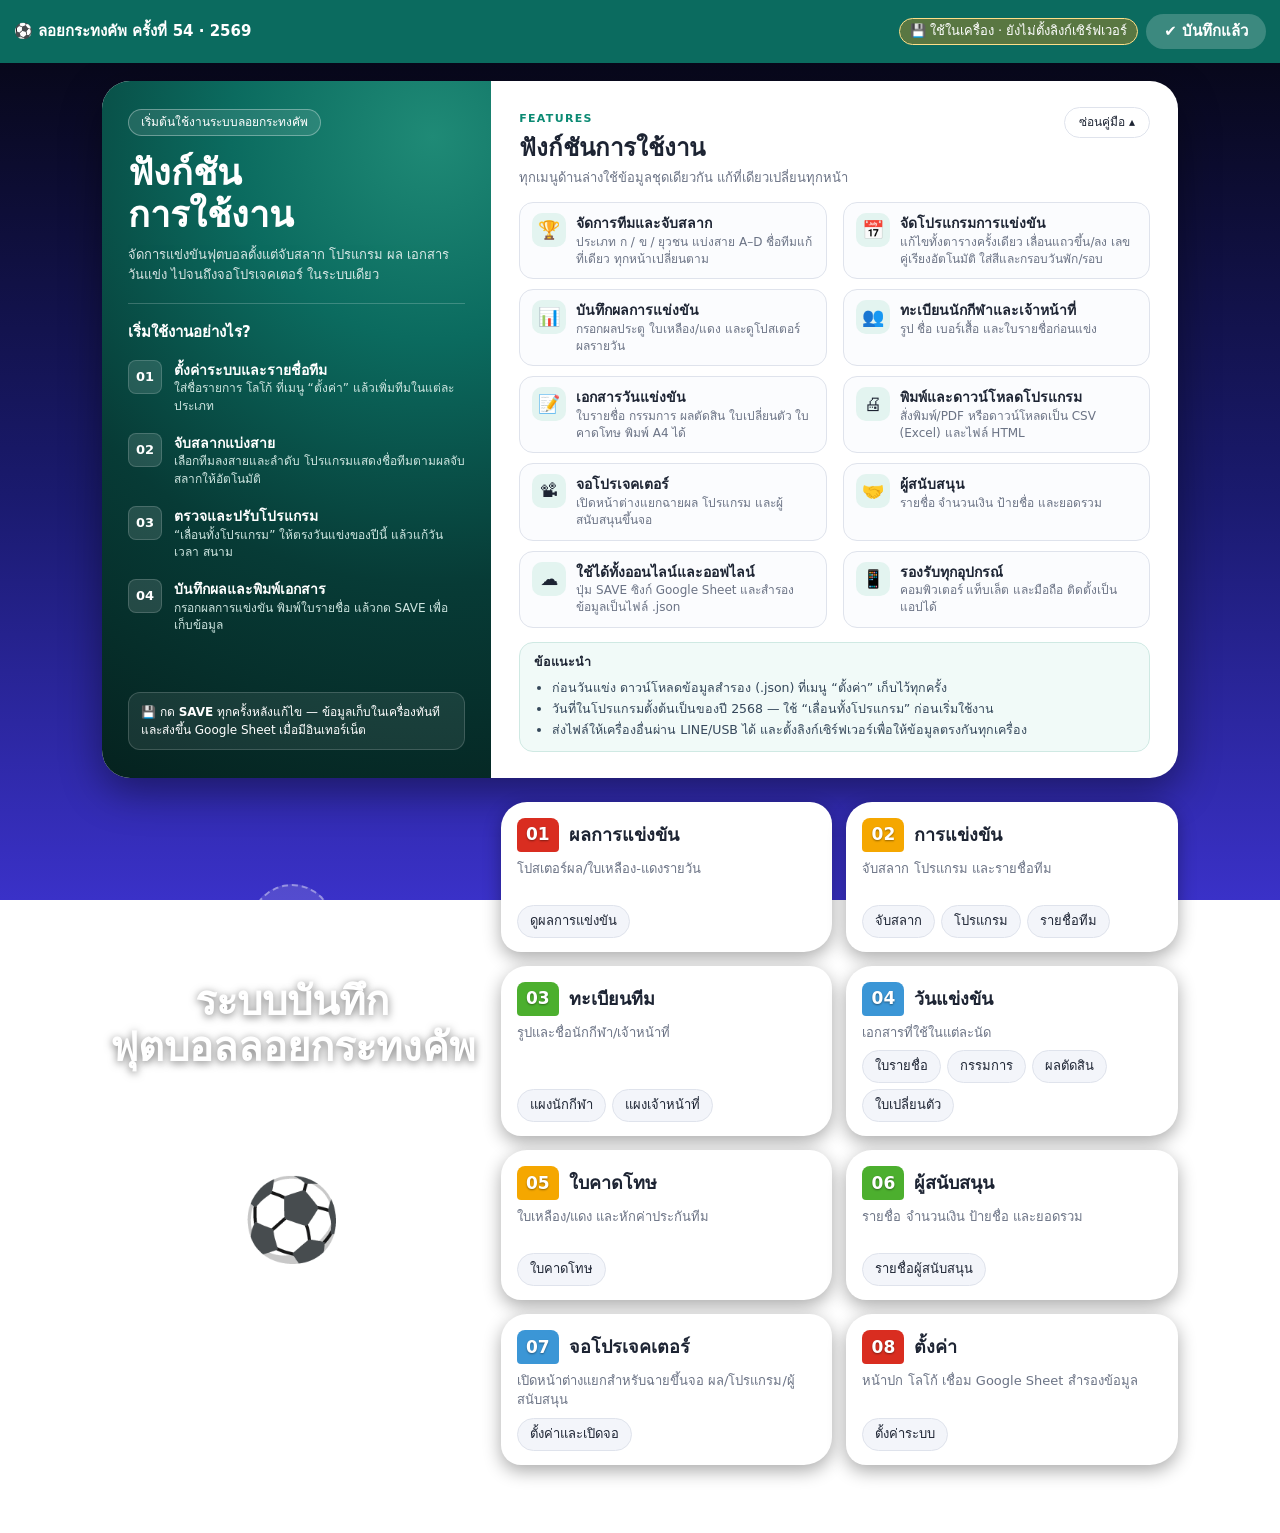
<file: web/index.html>
<!doctype html>
<html lang="th">
<head>
<meta charset="utf-8">
<meta name="viewport" content="width=device-width,initial-scale=1">
<title>ลอยกระทงคัพ 54</title>
<meta name="theme-color" content="#0b6b5f">
<link rel="manifest" href="manifest.webmanifest">
<link rel="icon" href="assets/icons/icon-192.png">
<link rel="apple-touch-icon" href="assets/icons/icon-192.png">
<link rel="stylesheet" href="css/app.css">
<link rel="stylesheet" href="css/savebar.css">
</head>
<body>
<header>
  <b id="hd">⚽ ลอยกระทงคัพ ครั้งที่ 54 · 2569</b>
  <span class="hr">
    <span id="st"></span>
    <button id="saveBtn" type="button" title="บันทึก (Ctrl+S)">💾 SAVE</button>
  </span>
</header>
<nav id="nav"></nav>
<main id="app"></main>
<div id="pr"></div>
<div id="toast" role="status" aria-live="polite"></div>

<!-- 1) ตั้งค่า + ข้อมูลตั้งต้น -->
<script src="config.js"></script>
<script src="js/data/current-data.js"></script>
<!-- 2) แกนระบบ (state / ฟอร์ม / การแก้ไขข้อมูล) -->
<script src="js/core/state.js"></script>
<script src="js/data/doc-forms.js"></script>
<script src="js/core/mutations.js"></script>
<!-- 3) หน้าจอ -->
<script src="js/views/menu-teams-draw.js"></script>
<script src="js/views/program.js"></script>
<script src="js/views/registry-lineup.js"></script>
<script src="js/views/disciplinary-docs.js"></script>
<script src="js/core/print.js"></script>
<script src="js/core/images-cover.js"></script>
<script src="js/views/projector.js"></script>
<script src="js/views/results-home.js"></script>
<script src="js/views/settings.js"></script>
<script src="js/core/shift-dates.js"></script>
<script src="js/core/router.js"></script>   <!-- ต้องอยู่หลังไฟล์ views ทั้งหมด (อ้างอิงฟังก์ชันหน้าจอ) -->
<!-- 4) บันทึก / ซิงก์ / ออฟไลน์ -->
<script src="js/core/sync.js"></script>
<script src="js/core/savebar.js"></script>
<script src="js/core/events.js"></script>
<script src="js/core/pwa.js"></script>
<!-- 5) เริ่มระบบ -->
<script src="js/core/boot.js"></script>
</body>
</html>
</file>
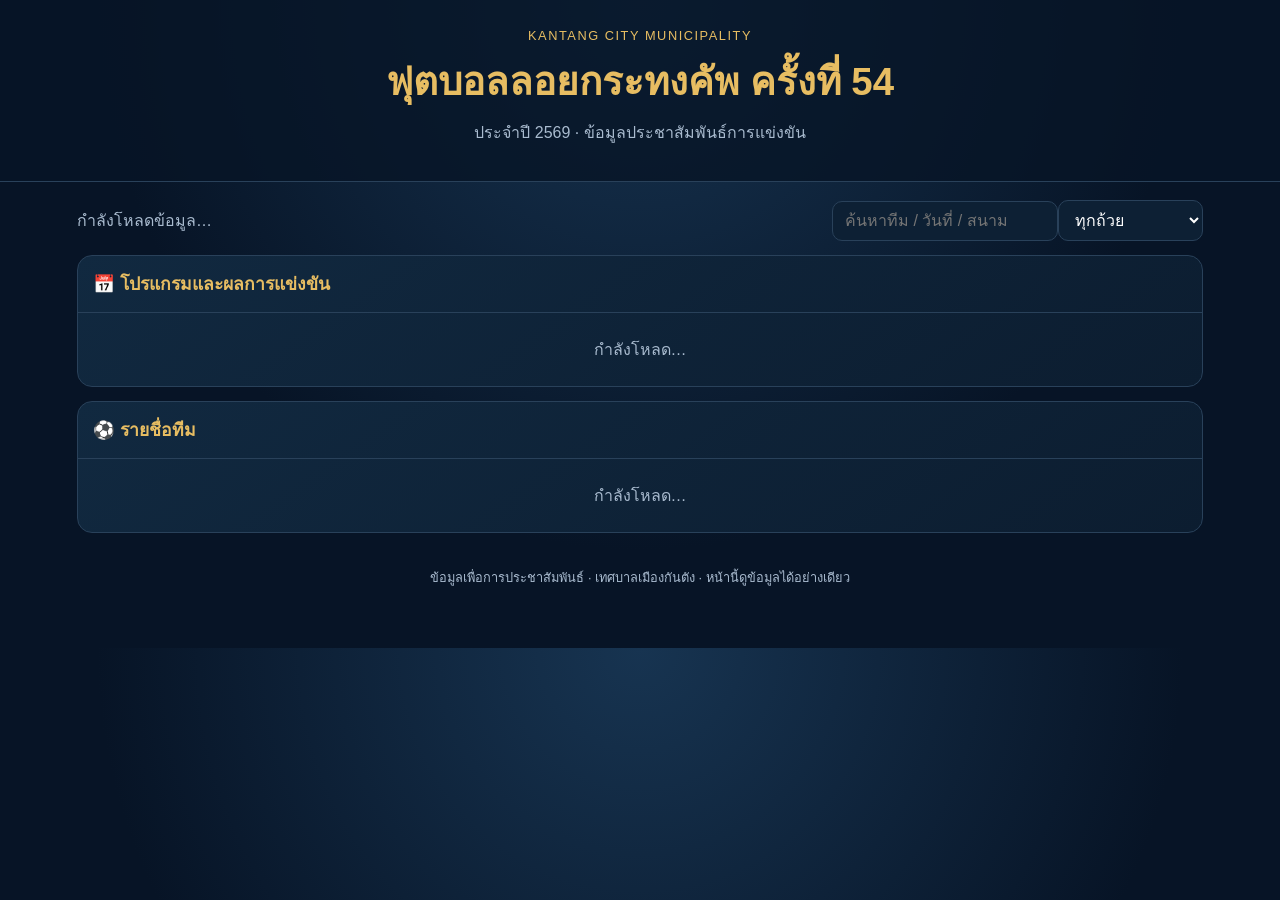
<file: Public.html>
<!doctype html>
<html lang="th">
<head>
<meta charset="utf-8">
<meta name="viewport" content="width=device-width,initial-scale=1">
<style>
:root{color-scheme:dark;--bg:#071426;--panel:#10243b;--gold:#e7bd62;--line:#29415a;--muted:#a9bbcf}
*{box-sizing:border-box}body{margin:0;background:radial-gradient(ellipse at top,#173451,var(--bg) 60%);color:#f7f9fc;font-family:Tahoma,"Noto Sans Thai",sans-serif}
header{padding:28px 14px;text-align:center;border-bottom:1px solid var(--line);background:#071426cc}.eyebrow{color:var(--gold);letter-spacing:.12em;font-size:.8rem}h1{margin:8px 0;color:var(--gold);font-size:clamp(1.4rem,4vw,2.4rem)}header p{color:var(--muted);margin:8px 0}
main{max-width:1150px;margin:auto;padding:18px 12px 40px}.bar{display:flex;gap:10px;flex-wrap:wrap;align-items:center;justify-content:space-between;margin-bottom:14px}
input,select{font:inherit;color:#fff;background:#0d2034;border:1px solid var(--line);padding:10px 12px;border-radius:10px;min-width:145px}
.card{background:linear-gradient(145deg,#112940,#0c1d30);border:1px solid var(--line);border-radius:15px;overflow:hidden;margin:14px 0}.card h2{font-size:1.1rem;margin:0;padding:14px 15px;color:var(--gold);border-bottom:1px solid var(--line)}
.tablewrap{overflow:auto}table{width:100%;border-collapse:collapse;min-width:680px}th,td{padding:10px 11px;text-align:left;border-bottom:1px solid #233a51;vertical-align:top}th{font-size:.88rem;color:var(--gold);background:#0a1a2a}td{font-size:.92rem}tr:last-child td{border-bottom:0}.score{font-weight:700;color:var(--gold);white-space:nowrap}.pill{display:inline-block;border:1px solid #3c536a;border-radius:20px;padding:3px 9px;font-size:.8rem}.muted,.status{color:var(--muted)}.empty{padding:24px;text-align:center;color:var(--muted)}footer{text-align:center;color:var(--muted);font-size:.8rem;padding:20px}
@media(max-width:600px){header{padding:22px 10px}main{padding:10px 7px}th,td{padding:8px;font-size:.84rem}}
</style>
</head>
<body>
<header><div class="eyebrow">KANTANG CITY MUNICIPALITY</div><h1>ฟุตบอลลอยกระทงคัพ ครั้งที่ 54</h1><p>ประจำปี 2569 · ข้อมูลประชาสัมพันธ์การแข่งขัน</p></header>
<main>
<div class="bar"><div id="status" class="status">กำลังโหลดข้อมูล…</div><div><input id="q" type="search" placeholder="ค้นหาทีม / วันที่ / สนาม" aria-label="ค้นหาข้อมูล"><select id="cup"><option value="">ทุกถ้วย</option><option value="ก">ถ้วย ก</option><option value="ข">ถ้วย ข</option><option value="ย">เยาวชน</option></select></div></div>
<section class="card"><h2>📅 โปรแกรมและผลการแข่งขัน</h2><div id="matches" class="empty">กำลังโหลด…</div></section>
<section class="card"><h2>⚽ รายชื่อทีม</h2><div id="teams" class="empty">กำลังโหลด…</div></section>
<footer>ข้อมูลเพื่อการประชาสัมพันธ์ · เทศบาลเมืองกันตัง · หน้านี้ดูข้อมูลได้อย่างเดียว</footer>
</main>
<script>
const $=id=>document.getElementById(id);let DATA={matches:[],teams:[]};
const esc=v=>String(v==null?'':v).replace(/[&<>"']/g,c=>({'&':'&amp;','<':'&lt;','>':'&gt;','"':'&quot;',"'":'&#39;'}[c]));
function render(){
 const q=$('q').value.trim().toLocaleLowerCase('th'),cup=$('cup').value;
 const ms=DATA.matches.filter(m=>(!cup||String(m.cup).includes(cup))&&[m.no,m.date,m.time,m.cup,m.home,m.away,m.field,m.note].join(' ').toLocaleLowerCase('th').includes(q));
 $('matches').innerHTML=ms.length?'<div class="tablewrap"><table><thead><tr><th>คู่</th><th>วันที่</th><th>เวลา</th><th>ถ้วย / รอบ</th><th>ทีมเหย้า</th><th>ผล</th><th>ทีมเยือน</th><th>สนาม</th></tr></thead><tbody>'+ms.map(m=>m.note?'<tr><td colspan="8">'+esc(m.date)+' '+esc(m.note)+' '+esc(m.detail||'')+'</td></tr>':'<tr><td>'+esc(m.no)+'</td><td>'+esc(m.date)+'</td><td>'+esc(m.time)+'</td><td><span class="pill">'+esc(m.cup)+'</span></td><td>'+esc(m.home)+'</td><td class="score">'+esc(m.score||'ยังไม่ลงผล')+'</td><td>'+esc(m.away)+'</td><td>'+esc(m.field)+'</td></tr>').join('')+'</tbody></table></div>':'<div class="empty">ยังไม่มีข้อมูลการแข่งขันที่ตรงกับคำค้น</div>';
 const ts=DATA.teams.filter(t=>(!cup||t.cup===cup)&&[t.no,t.cup,t.name].join(' ').toLocaleLowerCase('th').includes(q));
 $('teams').innerHTML=ts.length?'<div class="tablewrap"><table><thead><tr><th>#</th><th>ประเภท</th><th>ชื่อทีม</th></tr></thead><tbody>'+ts.map(t=>'<tr><td>'+esc(t.no)+'</td><td>'+esc(t.cup==='ย'?'เยาวชน':('ถ้วย '+t.cup))+'</td><td>'+esc(t.name)+'</td></tr>').join('')+'</tbody></table></div>':'<div class="empty">ยังไม่มีรายชื่อทีม</div>';
}
function load(){google.script.run.withSuccessHandler(d=>{DATA=d||{matches:[],teams:[]};render();$('status').textContent='อัปเดตล่าสุด: '+(DATA.updatedAt?new Date(DATA.updatedAt).toLocaleString('th-TH'):'ยังไม่มีข้อมูลในเซิร์ฟเวอร์')+' · ดูอย่างเดียว';}).withFailureHandler(e=>{$('status').textContent='โหลดข้อมูลไม่สำเร็จ: '+(e&&e.message||e);}).getPublicData();}
$('q').addEventListener('input',render);$('cup').addEventListener('change',render);load();
</script>
</body>
</html>
</file>
<file: web/css/app.css>
:root{--bg:#f6f7fb;--c:#fff;--t:#1d2433;--m:#6b7385;--p:#0b6b5f;--l:#dfe3ec;--r:#d92d20}
*{box-sizing:border-box}body{margin:0;font:15px/1.45 Sarabun,"Noto Sans Thai",system-ui,sans-serif;background:var(--bg);color:var(--t)}
header{display:flex;justify-content:space-between;gap:8px;flex-wrap:wrap;align-items:center;padding:10px 14px;background:var(--p);color:#fff;position:sticky;top:0;z-index:5}
#st{font-size:13px;background:#0003;padding:3px 10px;border-radius:99px}
nav{display:flex;gap:6px;padding:8px 12px;overflow-x:auto}nav button,.chips button{border:1px solid var(--l);background:var(--c);padding:7px 14px;border-radius:99px;font:inherit;white-space:nowrap}
button.on{background:var(--p);color:#fff;border-color:var(--p)}
main{padding:0 12px 40px;max-width:1100px;margin:auto}
section{background:var(--c);border:1px solid var(--l);border-radius:12px;padding:12px;margin:10px 0}
h3{margin:0 0 8px}small{color:var(--m);font-weight:400}
.gs{display:grid;grid-template-columns:repeat(auto-fit,minmax(210px,1fr));gap:10px}.g{display:flex;flex-direction:column;gap:6px}
select,input{font:inherit;padding:6px 8px;border:1px solid var(--l);border-radius:8px;background:#fff;color:var(--t);width:100%;min-width:0}
select.dup{border-color:var(--r);background:#fee4e2}
.z{float:right;font-size:12px;color:var(--m)}.z input{width:48px;padding:2px 4px}
.cols{display:grid;grid-template-columns:repeat(auto-fit,minmax(240px,1fr));gap:10px}.cols label{display:flex;gap:6px;align-items:center;margin:4px 0}
.hint{color:var(--m);font-size:13px}.warn{background:#fffaeb;border:1px solid #fedf89;border-radius:10px;padding:8px 12px;margin:8px 0;font-size:13px}
.tw{overflow-x:auto}table{border-collapse:collapse;width:100%;min-width:880px;background:var(--c)}
td,th{border-bottom:1px solid var(--l);padding:4px;text-align:left;vertical-align:middle}th{font-size:12px;color:var(--m)}
td input.s{width:84px}td input[type=date]{width:140px}.sc{white-space:nowrap;width:112px}.sc input{width:44px;text-align:center}
tr.off{opacity:.45}tr.note td{background:#eef4ff}i.ph{color:var(--m)}i.off{color:var(--r)}
.chips,.btns{display:flex;gap:6px;flex-wrap:wrap;margin:8px 0;align-items:center}.chips input{width:150px}.btns button{padding:8px 14px;border-radius:8px;border:1px solid var(--p);background:#fff;color:var(--p);font:inherit}
th{background:#95B3D7;color:#000}.cp{display:inline-block;min-width:34px;text-align:center;font-weight:700;padding:2px 6px;border-radius:4px}.ac{white-space:nowrap}.ac button,.ed button{border:1px solid var(--l);background:#fff;border-radius:6px;padding:3px 8px;font:inherit;cursor:pointer}tr.ed td{background:#eaf3ff}tr.ed select{width:auto;padding:4px}.nb{display:inline-flex;min-width:26px;height:26px;border-radius:13px;align-items:center;justify-content:center;font-weight:700;font-size:13px;margin-right:6px;flex:none;color:#000}.sl,.tr,.pn,.lr{display:flex;align-items:center;gap:4px;margin:3px 0}.sl select,.pn input{flex:1}.tr>span:first-of-type,.lr span{flex:1}.lr select{width:64px}nav{flex-wrap:wrap}.gl{font-size:12px;color:var(--m);margin:0 2px 0 8px;align-self:center}.fg{display:grid;grid-template-columns:repeat(auto-fit,minmax(200px,1fr));gap:8px}.fg label,.gs>label{font-size:13px;color:var(--m)}textarea{width:100%;min-height:60px;font:inherit;border:1px solid var(--l);border-radius:8px;padding:6px}.tr button{border:1px solid var(--l);background:#fff;border-radius:6px;padding:2px 6px}#pr{display:none;background:#fff;color:#000;font-size:12px;-webkit-print-color-adjust:exact;print-color-adjust:exact}body.printing>*:not(#pr){display:none!important}body.printing #pr{display:block}@media print{body>*:not(#pr){display:none!important}#pr{display:block}}.pth{text-align:center;margin-bottom:6px}.pgrid{display:grid;gap:10px}.phd{font-weight:700;padding:3px 6px;border:1px solid #000}.pt{border-collapse:collapse;width:100%;min-width:0}.pt td,.pt th{border:1px solid #000;padding:1px 4px;font-size:11.5px;height:5.6mm;text-align:left}.pt th{background:#fff;color:#000}.pt td:nth-child(n+3),.pt th:nth-child(n+3),.pt td:first-child,.pt th:first-child{width:9mm;text-align:center}.ps{font-size:11px;margin-top:4px}.th{display:inline-flex;width:38px;height:48px;border:1px dashed #999;border-radius:6px;align-items:center;justify-content:center;overflow:hidden;background:#fff;cursor:pointer;flex:none}.th img{width:100%;height:100%;object-fit:cover}.sf{display:flex;align-items:flex-end;gap:6px}.sf label{flex:1}.sf .th{width:56px;height:70px}.ac button{padding:1px 5px}.lr .jn{width:60px;flex:none}.tg{border:1px solid #F97316;background:#fff;color:#F97316;border-radius:6px;padding:2px 8px;font:inherit;font-size:12px}.tg.on{background:#F97316;color:#fff}.pt th{font-size:10px}.lgw{position:relative;display:block;flex:none;width:30px;height:30px}.lgt{display:flex;width:30px;height:30px;border:1px dashed #999;border-radius:6px;align-items:center;justify-content:center;overflow:hidden;background:#fff;cursor:pointer;font-size:14px}.lgt img{width:100%;height:100%;object-fit:contain}.lgx{position:absolute;top:-6px;right:-6px;width:15px;height:15px;border:0;border-radius:50%;background:#d92d20;color:#fff;font-size:9px;line-height:15px;padding:0;cursor:pointer}.lgw.big,.lgw.big .lgt{width:64px;height:64px}.hl{height:30px;width:30px;object-fit:contain;vertical-align:middle;margin-right:8px;border-radius:6px;background:#fff}.cvg{display:flex;gap:10px;flex-wrap:wrap;align-items:flex-end}.cvg label{font-size:13px;color:var(--m)}.mc{background:#fff;border:1px solid var(--l);border-radius:12px;padding:8px 10px}.mh{display:flex;justify-content:space-between;align-items:center;font-size:12px;color:var(--m);margin-bottom:6px;gap:6px}.mt{display:grid;grid-template-columns:1fr auto 1fr;gap:8px;align-items:center}.mt .tm{display:flex;align-items:center;gap:6px;min-width:0;font-weight:500}.mt .tm:last-child{justify-content:flex-end;text-align:right}.mt .tm img{width:26px;height:26px;object-fit:contain;flex:none;border-radius:4px}.mt .tm.w{font-weight:800}.ms{display:flex;align-items:center;gap:4px;font-size:20px;font-weight:700}.ms input{width:46px;text-align:center;font-size:18px;font-weight:700;padding:3px}.ms.vs{color:var(--m);font-size:14px}.mv{font-size:12px;color:var(--m);margin-top:6px;display:flex;justify-content:space-between;gap:6px;flex-wrap:wrap}.bdg{display:inline-block;padding:1px 8px;border-radius:99px;font-size:11px;border:1px solid}.dh{display:flex;align-items:baseline;gap:8px;flex-wrap:wrap}.stt{display:flex;gap:10px;flex-wrap:wrap;margin:8px 0}.stt div{background:#fff;border:1px solid var(--l);border-radius:10px;padding:6px 14px;font-size:13px;color:var(--m)}.stt b{display:block;font-size:20px;color:var(--t)}.rb{background:#eef0f4;border-radius:10px;padding:6px 12px;font-weight:600;font-size:13px;margin-top:8px}.ps{--pf:14px;font-size:var(--pf);width:100%;max-width:560px;margin:14px auto;border-radius:18px;overflow:hidden;background:linear-gradient(180deg,#fff3d6,#f4dca4);position:relative;padding:1em 1em 1.2em;box-shadow:0 6px 24px #0003;color:#2b2d5a;text-align:center}
.ps.pp{max-width:none;width:100%;--pf:18.3px;margin:0;border-radius:0;box-shadow:none}
.pg{width:194mm;height:281mm;overflow:hidden;page-break-after:always;break-after:page;background:linear-gradient(180deg,#fff3d6,#f4dca4)}.pg:last-child{page-break-after:auto;break-after:auto}
.ps-h{display:grid;grid-template-columns:5.4em 1fr 5.4em;align-items:start;gap:.4em}
.ps-org{font-size:.78em;font-weight:700;color:#3b4a7a;line-height:1.1;margin-bottom:.15em}
.ps-lg{width:5em;height:5em;object-fit:contain;border-radius:50%;background:#fff;display:block;margin:0 auto}.ps-lg.e{background:#ffffff66;border:.1em dashed #0003}
.ps-t{font-size:2.1em;font-weight:800;line-height:1.1;color:#2f8fe0;text-shadow:-.05em -.05em 0 #fff,.05em -.05em 0 #fff,-.05em .05em 0 #fff,.05em .05em 0 #fff,0 .1em .14em #0004}
.ps-v{font-size:1.05em;font-weight:700;color:#2b2d5a;text-shadow:-.04em -.04em 0 #fff,.04em -.04em 0 #fff,-.04em .04em 0 #fff,.04em .04em 0 #fff;margin-top:.1em}
.ps-d{font-size:1.45em;font-weight:800;color:#5b21b6;text-shadow:-.04em -.04em 0 #fff,.04em -.04em 0 #fff,-.04em .04em 0 #fff,.04em .04em 0 #fff;margin-top:.1em}
.ps-c{margin-top:.9em;border-radius:1.1em;padding:.5em .6em .9em;position:relative;overflow:hidden;text-align:center;--c1:#C7D2FE;--c2:#6366F1;--c3:#E0E7FF;background:radial-gradient(circle at 94% 6%,var(--c3) 0 13%,transparent 14%),radial-gradient(circle at 5% 97%,var(--c3) 0 11%,transparent 12%),repeating-linear-gradient(135deg,rgba(255,255,255,.26) 0 .7em,transparent .7em 1.7em),linear-gradient(160deg,var(--c1),var(--c2));box-shadow:inset 0 0 0 .12em #fff8}
.ps-c::after{content:'⚽';position:absolute;right:.3em;bottom:-.2em;font-size:5em;opacity:.13;pointer-events:none}
.ps-c.k-ก{--c1:#FFE27A;--c2:#F2A900;--c3:#FFF4C2}.ps-c.k-ข{--c1:#8BE8AB;--c2:#1E9E57;--c3:#DDF9E8}.ps-c.k-ย{--c1:#FFB9EA;--c2:#D63A9B;--c3:#FFE5F7}
.ps-ct{font-size:1.9em;font-weight:800;line-height:1.1;margin:.05em 0 .3em;color:#FFE58A;text-shadow:.04em .04em 0 #B7791F,.08em .08em 0 #8a5a0a,0 .14em .2em #0007,-.03em -.03em 0 #fff8}
.ps-m{margin-top:.5em;position:relative;z-index:1}.ps-cap{font-size:.72em;color:#fff;font-weight:700;text-shadow:0 .05em .12em #0007;text-align:left;margin:0 0 .15em .4em}
.ps-b{display:grid;grid-template-columns:1fr 2.3em 1fr;align-items:center;background:#ffffffdd;border-radius:.7em;padding:.35em .4em;gap:.35em}.ps-tm{display:flex;flex-direction:column;align-items:center;justify-content:flex-start;gap:.2em;text-align:center;min-width:0}
.ps-n{text-align:center;font-weight:800;font-size:1.12em;line-height:1.15;word-break:break-word;color:#1f2547}.ps-n i{font-weight:500;opacity:.6}
.ps-vs{width:2.2em;height:2.2em;border-radius:50%;background:#111;color:#fff;font-weight:900;display:grid;place-items:center;font-size:.85em}
.ps-tl{width:3.6em;height:3.6em;border-radius:50%;background:#fff;display:grid;place-items:center;overflow:hidden;border:.06em solid #0002;opacity:1}.ps-tl img{width:100%;height:100%;object-fit:contain}.ps-tl.e{opacity:.5;font-size:1.2em}
.ps-s{display:grid;grid-template-columns:1fr auto 1fr;align-items:start;margin-top:.25em;gap:.3em}
.ps-sc,.ps-pn,.ps-cn{color:#3b4a7a;-webkit-text-stroke:.16em #fff;paint-order:stroke fill;font-weight:900;white-space:nowrap}.ps-sc{font-size:3.3em;line-height:1.05}.ps-sc.nr{font-size:1.7em;opacity:.55;padding-top:.3em}.ps-pn{font-size:1.7em;line-height:1;margin-top:-.1em}
.ps-cd{display:flex;gap:.35em;align-items:flex-start;padding-top:.2em}.ps-cd.l{justify-content:flex-end}.ps-cd.r{justify-content:flex-start}
.ps-cb{display:flex;flex-direction:column;align-items:center;min-width:2.4em}.ps-sq{width:2.3em;height:2.3em;box-shadow:0 .08em .15em #0004}.ps-sq.y{background:#FFF200}.ps-sq.r{background:#FF2D20}.ps-cn{font-size:1.7em;line-height:1.05}
.ps-e{display:grid;grid-template-columns:repeat(4,1fr);gap:.3em;background:#ffffffee;border-radius:.6em;padding:.4em;margin-top:.35em;font-size:.82em;text-align:left}.ps-e label{display:flex;flex-direction:column;font-size:.85em;color:#555}.ps-e input{width:100%;padding:.25em .3em;font-size:1.1em}
body.mn{background:linear-gradient(180deg,#05050f 0%,#1a1a6e 55%,#3a31c8 100%) fixed;min-height:100vh}body.mn nav{display:none}body.mn main{max-width:1100px}
.mn-w{display:grid;grid-template-columns:minmax(220px,.9fr) 1.6fr;gap:18px;align-items:center;padding:18px 0 28px;color:#fff}
.mn-l{text-align:center}.mn-org{width:84px;height:84px;object-fit:contain;border-radius:50%;background:#fff;display:block;margin:0 auto 10px}.mn-org.e{display:grid;place-items:center;font-size:34px;border:2px dashed #fff6;background:#ffffff22}
.mn-t{font-size:clamp(26px,5vw,40px);font-weight:800;line-height:1.15;margin:6px 0 16px;text-shadow:0 2px 8px #0008}
.mn-big{width:min(280px,70%);aspect-ratio:1;object-fit:contain;display:block;margin:0 auto;border-radius:50%;background:#ffffff14}.mn-big.e{display:grid;place-items:center;font-size:80px;border:2px dashed #fff5}
.mn-s{font-size:13px;opacity:.75;margin-top:10px}.mn-s a{color:#fff;text-decoration:underline;cursor:pointer}
.mn-g{display:grid;grid-template-columns:repeat(2,1fr);gap:14px}
.mn-c{background:#fff;color:var(--t);border-radius:26px 22px 28px 20px;padding:16px 16px 14px;min-height:150px;display:flex;flex-direction:column;gap:8px;box-shadow:0 6px 18px #0005;cursor:pointer;transition:transform .12s,box-shadow .12s;text-align:left;border:0;font:inherit;position:relative}
.mn-c:hover,.mn-c:focus-visible{transform:translateY(-3px);box-shadow:0 10px 24px #0007;outline:3px solid #ffd54a}
.mn-h{display:flex;align-items:center;gap:10px}.mn-n{min-width:42px;height:34px;border-radius:8px 8px 4px 4px;color:#fff;font-weight:800;font-size:17px;display:grid;place-items:center;text-shadow:0 1px 2px #0006;flex:none}
.mn-n.a{background:#D92D20}.mn-n.b{background:#F5A700}.mn-n.c{background:#4CAF2E}.mn-n.d{background:#3B96D6}
.mn-ti{font-weight:800;font-size:18px;line-height:1.2}.mn-d{font-size:13px;color:var(--m)}
.mn-o{display:flex;gap:6px;flex-wrap:wrap;margin-top:auto}.mn-o button{border:1px solid var(--l);background:#f3f5fa;border-radius:99px;padding:6px 12px;font:inherit;font-size:13px;cursor:pointer;color:var(--t)}.mn-o button:hover{background:var(--p);color:#fff;border-color:var(--p)}
@media(min-width:761px){.mn-c:last-child:nth-child(odd){grid-column:1/-1}}
@media(max-width:760px){.mn-w{grid-template-columns:1fr}.mn-big{width:150px}.mn-g{grid-template-columns:1fr}.mn-c{min-height:0}}
@media print{body.mn{background:#fff}}
@media screen{.tw tr.sn td{border-bottom:1px dotted #d3d9e6}.tw tr.de td{border-bottom:2px solid #8fa8cf}}
tr.gap td{padding:0;border:0;background:transparent;height:14px;text-align:center;line-height:14px}tr.gap .gp{font-size:11px;opacity:.35;transition:opacity .12s}tr.gap:hover .gp,tr.gap:focus-within .gp{opacity:1}tr.gap button{font-size:11px;padding:1px 8px;margin:0 3px;border-radius:99px}@media(hover:none){tr.gap .gp{opacity:.8}}@media print{tr.gap{display:none}}

body.scr{background:linear-gradient(180deg,#05050f 0%,#1a1a6e 55%,#3a31c8 100%) fixed;color:#fff;overflow:hidden;height:100vh}body.scr header,body.scr nav{display:none}body.scr main{max-width:none;padding:0;height:100vh}
.sc-root{font-size:min(1.9vw,3.3vh);height:100vh;display:flex;flex-direction:column;padding:2.2vh 2.4vw 1.6vh;animation:scf .5s ease}@keyframes scf{from{opacity:0}to{opacity:1}}
.sc-h{display:flex;align-items:center;gap:1em;margin-bottom:.8em}.sc-h img,.sc-h .e{width:3.4em;height:3.4em;object-fit:contain;border-radius:50%;background:#fff;flex:none}.sc-h .e{background:#ffffff22;border:.08em dashed #fff6}
.sc-ht{flex:1;min-width:0}.sc-ht b{display:block;font-size:1.7em;line-height:1.15;text-shadow:0 .08em .3em #0008}.sc-ht span{opacity:.85;font-size:1em}
.sc-g{flex:1;min-height:0;display:grid;grid-template-columns:1fr 1fr;grid-auto-rows:1fr;gap:.8em}
.sc-c{background:#fff;color:#1d2433;border-radius:1.4em 1.1em 1.5em 1em;padding:.7em .9em;display:flex;flex-direction:column;justify-content:space-between;min-height:0;box-shadow:0 .3em 1em #0006}
.sc-c.w{grid-column:1/-1;background:#d9d9d9;align-items:center;justify-content:center;font-size:1.3em;font-weight:800;text-align:center}
.sc-cap{font-size:.78em;color:#6b7385;display:flex;flex-wrap:wrap;gap:.3em .7em;align-items:center}.sc-cp{padding:.05em .7em;border-radius:99px;color:#1d2433;font-weight:800}
.sc-b{display:grid;grid-template-columns:1fr auto 1fr;align-items:center;gap:.5em;flex:1}.sc-tm{display:flex;flex-direction:column;align-items:center;gap:.25em;text-align:center;font-weight:800;line-height:1.15;min-width:0}
.sc-tl{width:3.6em;height:3.6em;border-radius:50%;background:#fff;display:grid;place-items:center;overflow:hidden;border:.06em solid #0002}.sc-tl img{width:100%;height:100%;object-fit:contain}.sc-tl.e{opacity:.45;font-size:1.3em}
.sc-sc{font-size:2.6em;font-weight:800;white-space:nowrap;color:#0b3a8f}.sc-sc.nr{font-size:1.1em;color:#6b7385}.sc-pn{text-align:center;font-size:.8em;color:#6b7385;margin-top:-.4em}
.sc-cd{display:flex;gap:.8em;min-height:1.1em;font-weight:800;font-size:.85em}.sc-cd span{display:inline-flex;align-items:center;gap:.25em}.sc-cd i{display:inline-block;width:.7em;height:1em;border-radius:.12em}.sc-cd .y i{background:#F5C400}.sc-cd .r i{background:#D92D20}.sc-cd .rt{margin-left:auto}
.sc-tb{flex:1;min-height:0;background:#fff;color:#1d2433;border-radius:1.2em;overflow:hidden;box-shadow:0 .3em 1em #0006;display:flex;flex-direction:column}
.sc-tb table{width:100%;border-collapse:collapse;font-size:1em}.sc-tb th{background:#95B3D7;padding:.4em .5em;text-align:center;font-size:1em;color:#1d2433}.sc-tb td{padding:.4em .6em;border-bottom:1px solid #e3e6ee}.sc-tb td.n{text-align:center;width:3em;color:#6b7385}.sc-tb td.a{text-align:right;font-weight:800;white-space:nowrap}
.sc-tot{margin-top:.7em;text-align:right;font-size:1.5em;font-weight:800;text-shadow:0 .08em .3em #0008}
.sc-cv{flex:1;display:grid;place-items:center;text-align:center}.sc-cv img.big{width:min(42vh,30vw);height:min(42vh,30vw);object-fit:contain;border-radius:50%;background:#ffffff14}.sc-cv .t{font-size:3.2em;font-weight:800;line-height:1.15;text-shadow:0 .06em .3em #000a;margin:.2em 0}.sc-cv .s{font-size:1.4em;opacity:.9}
.sc-f{display:flex;justify-content:space-between;align-items:center;margin-top:.7em;font-size:.75em;opacity:.8}.sc-dots{display:flex;gap:.4em}.sc-dots i{width:.7em;height:.7em;border-radius:50%;background:#fff5}.sc-dots i.on{background:#ffd54a}
.sc-gg{flex:1;min-height:0;display:grid;grid-auto-rows:1fr;gap:.8em}
.sc-gc{background:#fff;color:#1d2433;border-radius:1.2em 1em 1.3em .9em;overflow:hidden;display:flex;flex-direction:column;box-shadow:0 .3em 1em #0006;min-height:0}
.sc-gt{text-align:center;font-weight:800;font-size:1.2em;padding:.15em 0}
.sc-gr{display:flex;align-items:center;gap:.6em;padding:.15em .8em;flex:1;border-bottom:1px solid #e3e6ee;font-weight:700;min-height:0}.sc-gr:last-child{border-bottom:0}.sc-gr.em{color:#9aa1b1;font-weight:500}
.sc-gr b{min-width:1.6em;height:1.6em;border-radius:50%;display:grid;place-items:center;font-size:.85em;flex:none}.sc-gr img,.sc-gr .ni{width:1.9em;height:1.9em;object-fit:contain;border-radius:50%;flex:none}.sc-gr .ni{background:#eef0f4}
.sc-empty{flex:1;display:grid;place-items:center;font-size:1.6em;opacity:.8}
.sc-pv{position:relative;width:100%;max-width:640px;aspect-ratio:16/9;border:3px solid var(--l);border-radius:10px;overflow:hidden;background:#000}.sc-pv iframe{width:100%;height:100%;border:0}

.gd{display:grid;grid-template-columns:minmax(260px,.85fr) 1.5fr;border-radius:28px;overflow:hidden;box-shadow:0 14px 40px #0006;margin:18px 0 6px;background:#fff;color:var(--t)}
.gd-l{background:radial-gradient(circle at 85% 8%,#1f8a76 0,#0b6b5f 28%,#073b36 62%,#05221f 100%);color:#fff;padding:28px 26px;display:flex;flex-direction:column;gap:10px}
.gd-bd{align-self:flex-start;font-size:12px;border:1px solid #ffffff55;background:#ffffff1a;border-radius:99px;padding:4px 12px}
.gd-l h2{font-size:clamp(26px,4vw,36px);line-height:1.15;margin:6px 0 0;font-weight:800}.gd-l p{font-size:13px;opacity:.85;margin:0;line-height:1.55}
.gd-hr{height:1px;background:#ffffff33;margin:8px 0}.gd-l h3{font-size:15px;margin:0 0 2px}
.gd-st{display:flex;gap:12px;align-items:flex-start;margin:4px 0}.gd-st b{flex:none;width:34px;height:34px;border-radius:8px;background:#ffffff1f;border:1px solid #ffffff2a;display:grid;place-items:center;font-size:13px}
.gd-st strong{display:block;font-size:14px}.gd-st small{display:block;font-size:12px;color:#cfe6e1;line-height:1.45}
.gd-nt{margin-top:auto;border:1px solid #ffffff2a;background:#ffffff14;border-radius:12px;padding:10px 12px;font-size:12px;line-height:1.5}
.gd-r{padding:26px 28px;display:flex;flex-direction:column;gap:14px}.gd-rh{display:flex;justify-content:space-between;gap:12px;align-items:flex-start}
.gd-ey{font-size:11px;letter-spacing:.12em;color:#0b8a73;font-weight:700}.gd-rh h2{margin:2px 0 4px;font-size:24px}.gd-rh p{margin:0;font-size:13px;color:var(--m)}
.gd button,.gd-s button{border:1px solid var(--l);background:#fff;border-radius:99px;padding:6px 14px;font:inherit;font-size:12px;cursor:pointer;color:var(--t);white-space:nowrap}.gd button:hover,.gd-s button:hover{background:var(--p);color:#fff;border-color:var(--p)}
.gd-fg{display:grid;grid-template-columns:repeat(2,1fr);gap:10px 16px}
.gd-f{display:flex;gap:10px;align-items:flex-start;border:1px solid var(--l);border-radius:14px;padding:10px 12px;background:#fbfcfe}.gd-f>span{flex:none;width:34px;height:34px;border-radius:10px;background:#e3f4f0;display:grid;place-items:center;font-size:18px}
.gd-f strong{display:block;font-size:14px}.gd-f small{display:block;font-size:12px;color:var(--m);line-height:1.45}
.gd-tp{border:1px solid #cfe9e3;background:#f1faf8;border-radius:14px;padding:10px 14px;font-size:12.5px}.gd-tp ul{margin:6px 0 0;padding-left:18px;line-height:1.7;color:#35475a}
.gd-s{display:flex;justify-content:space-between;align-items:center;margin:18px 0 6px;padding:8px 16px;border-radius:99px;background:#ffffffee;color:var(--t);font-weight:700;font-size:14px}
@media(max-width:760px){.gd{grid-template-columns:1fr}.gd-fg{grid-template-columns:1fr}.gd-r,.gd-l{padding:20px 18px}}
@media print{.gd,.gd-s{display:none}}
</file>
<file: web/css/savebar.css>
/* ปุ่ม SAVE · แถบสถานะ · ข้อความแจ้งเตือน */
header .hr{display:flex;align-items:center;gap:8px;flex-wrap:wrap}
#st{max-width:60vw}
#st.off{background:#b4231855}
#st.warn{background:#f7900955}
#st.ok{background:#12b76a55}
#saveBtn{border:0;border-radius:99px;padding:7px 18px;font:inherit;font-weight:700;color:#fff;background:#ffffff33;cursor:pointer;white-space:nowrap}
#saveBtn.need{background:#f79009;color:#1d2433;animation:savePulse 1.4s ease-in-out infinite}
#saveBtn:disabled{opacity:.7;cursor:progress;animation:none}
@keyframes savePulse{0%,100%{box-shadow:0 0 0 0 #f7900988}50%{box-shadow:0 0 0 7px #f7900900}}
#toast{position:fixed;left:50%;bottom:18px;transform:translate(-50%,20px);opacity:0;pointer-events:none;background:#1d2433;color:#fff;padding:10px 16px;border-radius:10px;max-width:92vw;font-size:14px;transition:opacity .25s,transform .25s;z-index:60;box-shadow:0 6px 20px #0004}
#toast.show{opacity:1;transform:translate(-50%,0)}
#toast.ok{background:#067647}
#toast.warn{background:#b54708}
#toast.err{background:#b42318}
.chk{display:flex;gap:8px;align-items:flex-start;margin:10px 0;font-size:14px}
.chk input{width:auto;margin-top:3px}
.btn{display:inline-block;padding:8px 14px;border-radius:8px;border:1px solid var(--p);background:#fff;color:var(--p);cursor:pointer}
@media print{#toast,#saveBtn{display:none!important}}
</file>
